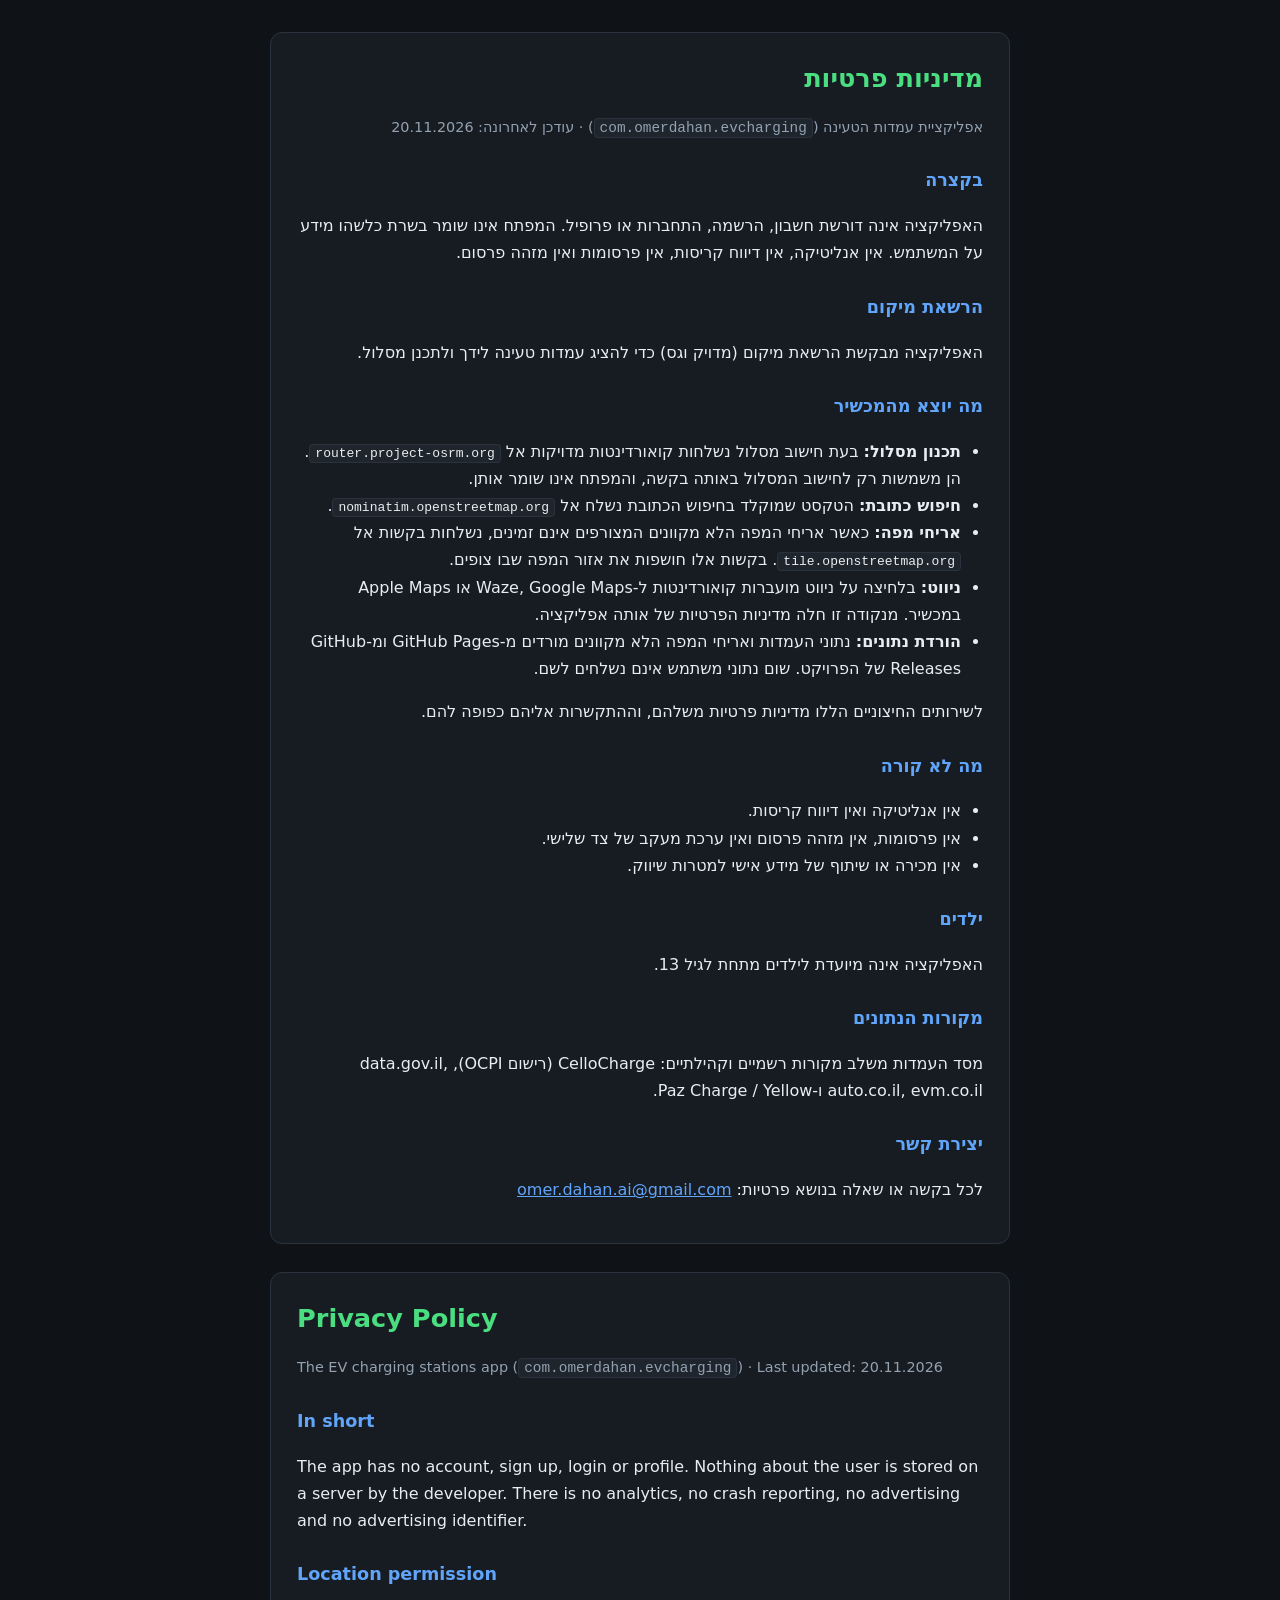
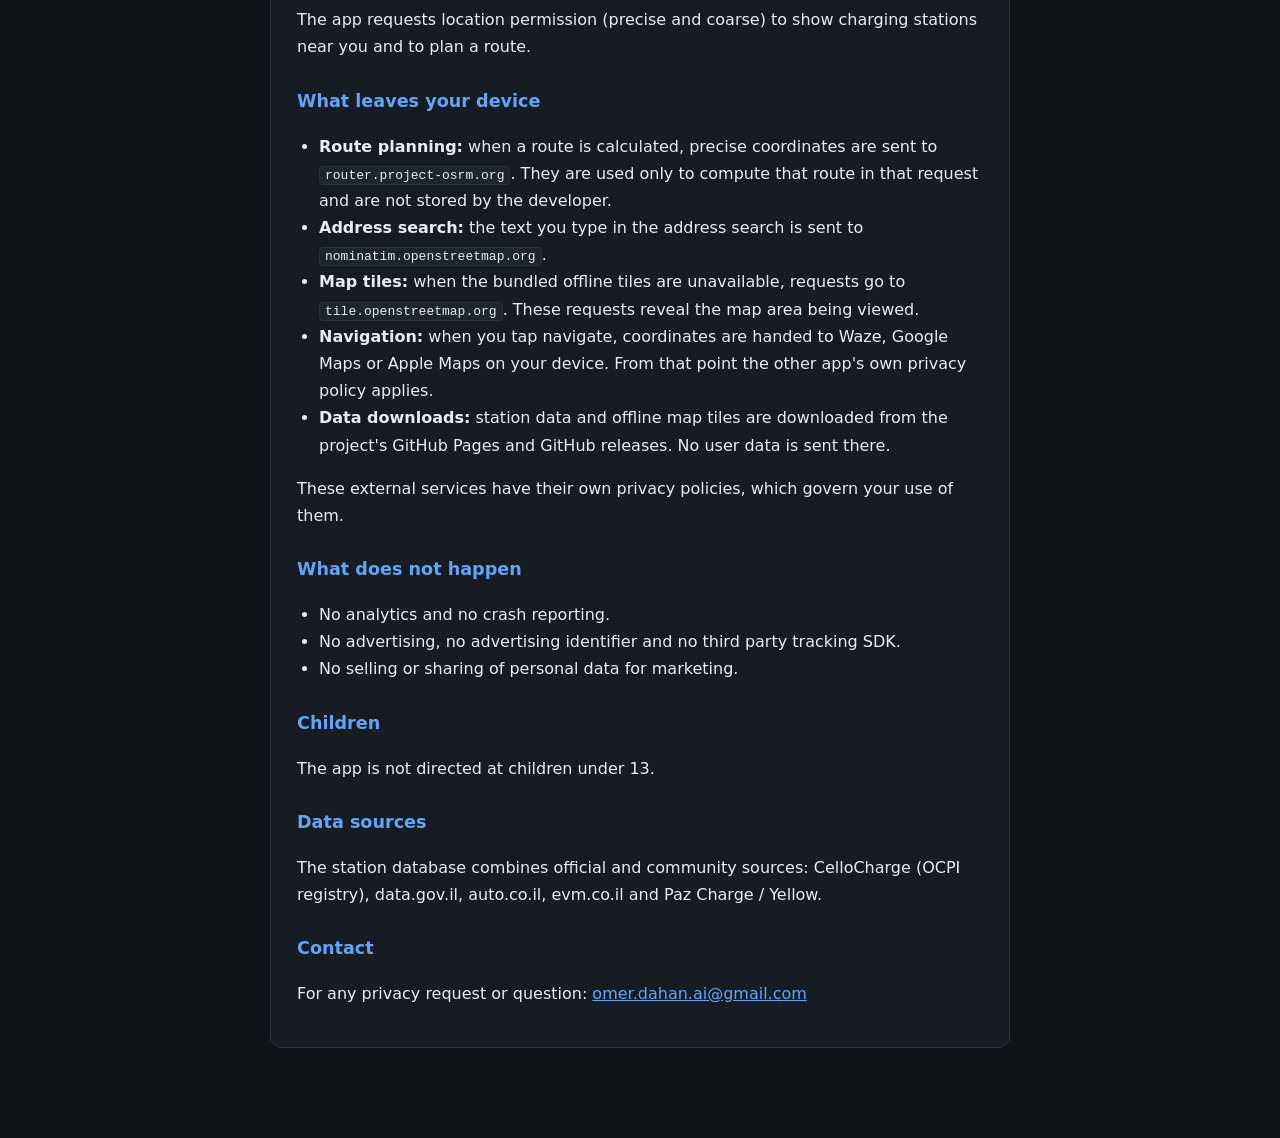
<file: privacy/index.html>
<!DOCTYPE html>
<html lang="he" dir="rtl">
<head>
<meta charset="utf-8">
<meta name="viewport" content="width=device-width, initial-scale=1">
<title>מדיניות פרטיות · Privacy Policy · com.omerdahan.evcharging</title>
<style>
  :root{
    --bg:#0f1216; --card:#171c22; --card2:#1e252d; --line:#2a333d;
    --txt:#e8edf2; --dim:#93a1b0; --acc:#4ade80; --blue:#60a5fa;
  }
  *{box-sizing:border-box}
  body{margin:0;background:var(--bg);color:var(--txt);line-height:1.7;
    font-family:"Rubik","Segoe UI",system-ui,-apple-system,sans-serif}
  main{max-width:780px;margin:0 auto;padding:32px 20px 64px}
  section.lang{background:var(--card);border:1px solid var(--line);border-radius:12px;padding:24px 26px;margin-bottom:28px}
  h1{font-size:1.6rem;margin:0 0 4px;color:var(--acc)}
  h2{font-size:1.1rem;margin:26px 0 6px;color:var(--blue)}
  p,li{color:var(--txt)}
  .dim{color:var(--dim);font-size:.9rem}
  ul{padding-inline-start:22px}
  a{color:var(--blue)}
  code{background:var(--card2);border:1px solid var(--line);border-radius:4px;padding:1px 5px;direction:ltr;unicode-bidi:isolate}
  #en{direction:ltr;text-align:left}
</style>
</head>
<body>
<main>

<section class="lang" id="he" dir="rtl" lang="he">
  <h1>מדיניות פרטיות</h1>
  <p class="dim">אפליקציית עמדות הטעינה (<code>com.omerdahan.evcharging</code>) · עודכן לאחרונה: 20.11.2026</p>

  <h2>בקצרה</h2>
  <p>האפליקציה אינה דורשת חשבון, הרשמה, התחברות או פרופיל. המפתח אינו שומר בשרת כלשהו מידע על המשתמש. אין אנליטיקה, אין דיווח קריסות, אין פרסומות ואין מזהה פרסום.</p>

  <h2>הרשאת מיקום</h2>
  <p>האפליקציה מבקשת הרשאת מיקום (מדויק וגס) כדי להציג עמדות טעינה לידך ולתכנן מסלול.</p>

  <h2>מה יוצא מהמכשיר</h2>
  <ul>
    <li><strong>תכנון מסלול:</strong> בעת חישוב מסלול נשלחות קואורדינטות מדויקות אל <code>router.project-osrm.org</code>. הן משמשות רק לחישוב המסלול באותה בקשה, והמפתח אינו שומר אותן.</li>
    <li><strong>חיפוש כתובת:</strong> הטקסט שמוקלד בחיפוש הכתובת נשלח אל <code>nominatim.openstreetmap.org</code>.</li>
    <li><strong>אריחי מפה:</strong> כאשר אריחי המפה הלא מקוונים המצורפים אינם זמינים, נשלחות בקשות אל <code>tile.openstreetmap.org</code>. בקשות אלו חושפות את אזור המפה שבו צופים.</li>
    <li><strong>ניווט:</strong> בלחיצה על ניווט מועברות קואורדינטות ל-Waze, Google Maps או Apple Maps במכשיר. מנקודה זו חלה מדיניות הפרטיות של אותה אפליקציה.</li>
    <li><strong>הורדת נתונים:</strong> נתוני העמדות ואריחי המפה הלא מקוונים מורדים מ-GitHub Pages ומ-GitHub Releases של הפרויקט. שום נתוני משתמש אינם נשלחים לשם.</li>
  </ul>
  <p>לשירותים החיצוניים הללו מדיניות פרטיות משלהם, וההתקשרות אליהם כפופה להם.</p>

  <h2>מה לא קורה</h2>
  <ul>
    <li>אין אנליטיקה ואין דיווח קריסות.</li>
    <li>אין פרסומות, אין מזהה פרסום ואין ערכת מעקב של צד שלישי.</li>
    <li>אין מכירה או שיתוף של מידע אישי למטרות שיווק.</li>
  </ul>

  <h2>ילדים</h2>
  <p>האפליקציה אינה מיועדת לילדים מתחת לגיל 13.</p>

  <h2>מקורות הנתונים</h2>
  <p>מסד העמדות משלב מקורות רשמיים וקהילתיים: CelloCharge (רישום OCPI), data.gov.il, auto.co.il, evm.co.il ו-Paz Charge / Yellow.</p>

  <h2>יצירת קשר</h2>
  <p>לכל בקשה או שאלה בנושא פרטיות: <a href="mailto:omer.dahan.ai@gmail.com">omer.dahan.ai@gmail.com</a></p>
</section>

<section class="lang" id="en" dir="ltr" lang="en">
  <h1>Privacy Policy</h1>
  <p class="dim">The EV charging stations app (<code>com.omerdahan.evcharging</code>) · Last updated: 20.11.2026</p>

  <h2>In short</h2>
  <p>The app has no account, sign up, login or profile. Nothing about the user is stored on a server by the developer. There is no analytics, no crash reporting, no advertising and no advertising identifier.</p>

  <h2>Location permission</h2>
  <p>The app requests location permission (precise and coarse) to show charging stations near you and to plan a route.</p>

  <h2>What leaves your device</h2>
  <ul>
    <li><strong>Route planning:</strong> when a route is calculated, precise coordinates are sent to <code>router.project-osrm.org</code>. They are used only to compute that route in that request and are not stored by the developer.</li>
    <li><strong>Address search:</strong> the text you type in the address search is sent to <code>nominatim.openstreetmap.org</code>.</li>
    <li><strong>Map tiles:</strong> when the bundled offline tiles are unavailable, requests go to <code>tile.openstreetmap.org</code>. These requests reveal the map area being viewed.</li>
    <li><strong>Navigation:</strong> when you tap navigate, coordinates are handed to Waze, Google Maps or Apple Maps on your device. From that point the other app's own privacy policy applies.</li>
    <li><strong>Data downloads:</strong> station data and offline map tiles are downloaded from the project's GitHub Pages and GitHub releases. No user data is sent there.</li>
  </ul>
  <p>These external services have their own privacy policies, which govern your use of them.</p>

  <h2>What does not happen</h2>
  <ul>
    <li>No analytics and no crash reporting.</li>
    <li>No advertising, no advertising identifier and no third party tracking SDK.</li>
    <li>No selling or sharing of personal data for marketing.</li>
  </ul>

  <h2>Children</h2>
  <p>The app is not directed at children under 13.</p>

  <h2>Data sources</h2>
  <p>The station database combines official and community sources: CelloCharge (OCPI registry), data.gov.il, auto.co.il, evm.co.il and Paz Charge / Yellow.</p>

  <h2>Contact</h2>
  <p>For any privacy request or question: <a href="mailto:omer.dahan.ai@gmail.com">omer.dahan.ai@gmail.com</a></p>
</section>

</main>
</body>
</html>
</file>
